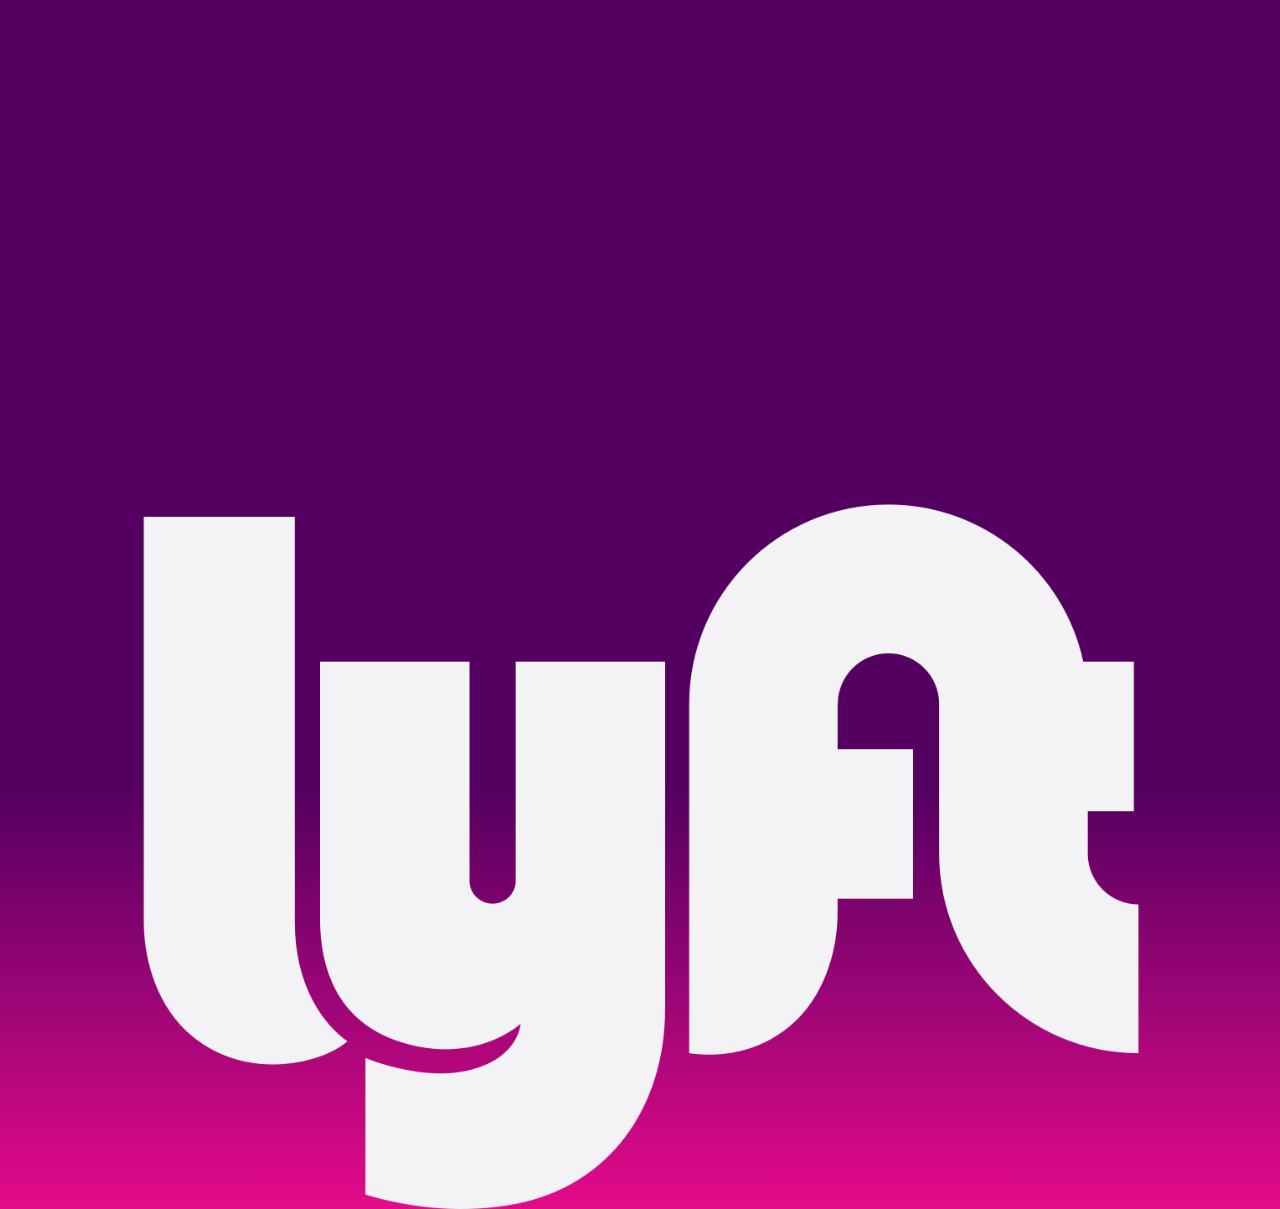
<file: index.html>
<!DOCTYPE html>
<html lang="en">
<head>
    <meta charset="UTF-8">
    <meta name="viewport" content="width=device-width, initial-scale=1.0">
    <meta http-equiv="X-UA-Compatible" content="ie=edge">
    <link rel="stylesheet" href="vendors/Bootstrap/css/bootstrap.min.css">
    <link href="https://fonts.googleapis.com/css?family=Raleway:400,500,700,900" rel="stylesheet">
    <link rel="stylesheet" href="css/main.css">
    <title>lyft</title>

</head>
<body class="start">
    <div class="container-fluid">
        <div class="row">
            <div class="col-xs-12 lya">
                <img src="assets/imagenes/logo-white.png" alt="logo-white">
             </div>
        </div>
    </div>
  
   

    <script src="vendors/jquery/jquery-3.2.1.min.js"></script>
    <script src="js/app.js"></script>
</body>
</html>
</file>
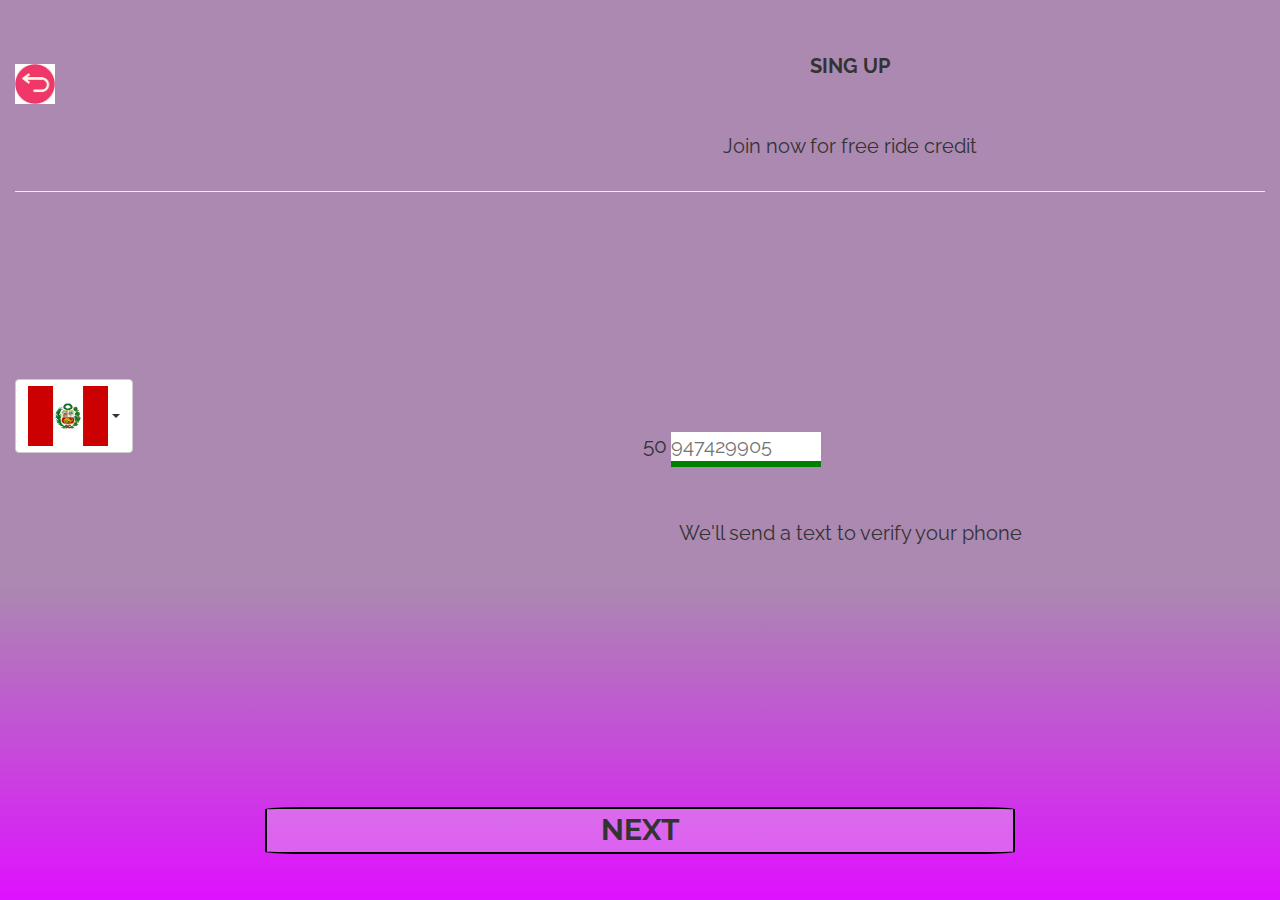
<file: views/country.html>
<!DOCTYPE html>
<html lang="en">
<head>
    <meta charset="UTF-8">
    <meta name="viewport" content="width=device-width, initial-scale=1.0">
    <meta http-equiv="X-UA-Compatible" content="ie=edge">
    <link rel="stylesheet" href="../vendors/Bootstrap/css/bootstrap.min.css">
    <link href="https://fonts.googleapis.com/css?family=Raleway:400,500,700,900" rel="stylesheet">
    <link rel="stylesheet" href="../css/main.css">
    <title>Country</title>
</head>
<body>
    <div class="container-fluid purple">
        <div class="row">
            <div class="col-xs-2">
             <a href="../views/sign-up.html"><img src="../assets/imagenes/atras.jpg" alt="atras" class="size-icons"></a>
            </div>
            <div class="col-xs-10">
                <p class="text-center size-p"> <strong> SING UP </strong> </p>
                <p class="text-center size-p">Join now for free ride credit</p>
            </div>           
        </div>
        <hr>
        <div class="row margin-section">
            <div class="col-xs-2">              
                <div class="dropdown">                     
                    <button class="btn btn-default dropdown-toggle" type="button" id="dropdownMenu1" data-toggle="dropdown" aria-expanded="true" >
                       <img src="../assets/imagenes/peru.jpg" alt="peru" class="size-image" id="flag-peru">                       
                       <span class="caret"></span>
                    </button>

                    <ul class="dropdown-menu" aria-labelledby="dropdownMenu1" role="menu">
                        <li class="margin-lag"> <img src="../assets/imagenes/argentina.jpg" alt="argentina" class="size-image" id="flag-argentina"> </li>
                        <li class="margin-lag"> <img src="../assets/imagenes/brasil.jpg" alt="brasil" class="size-image" id="flag-brasil"> </li>
                        <li class="margin-lag"> <img src="../assets/imagenes/ecuador.jpg" alt="ecuador" class="size-image" id="flag-ecuador"> </li>
                    </ul>
                </div>
            </div>
           <div class="col-xs-10" >
               <div class="margin-input">
                 <span id="postal">50</span>
                 <input type="number" name="phone" id="phone" placeholder="947429905">
               </div>               
                <p class="text-center size-p">We'll send a text to verify your phone</p>
           </div>
        </div>
        <div class="row margin-section">
            <div class="col-xs-12">
                <button type="reset"  class="size-button center-block" disabled id="next-page"> <strong>NEXT</strong></button>
            </div>
       </div>
    </div>
    


    



    <script src="../vendors/jquery/jquery-3.2.1.min.js"></script>
    <script src="../vendors/Bootstrap/js/bootstrap.min.js"></script>
    <script src="../js/contry.js"></script>
</body>
</html>
</file>
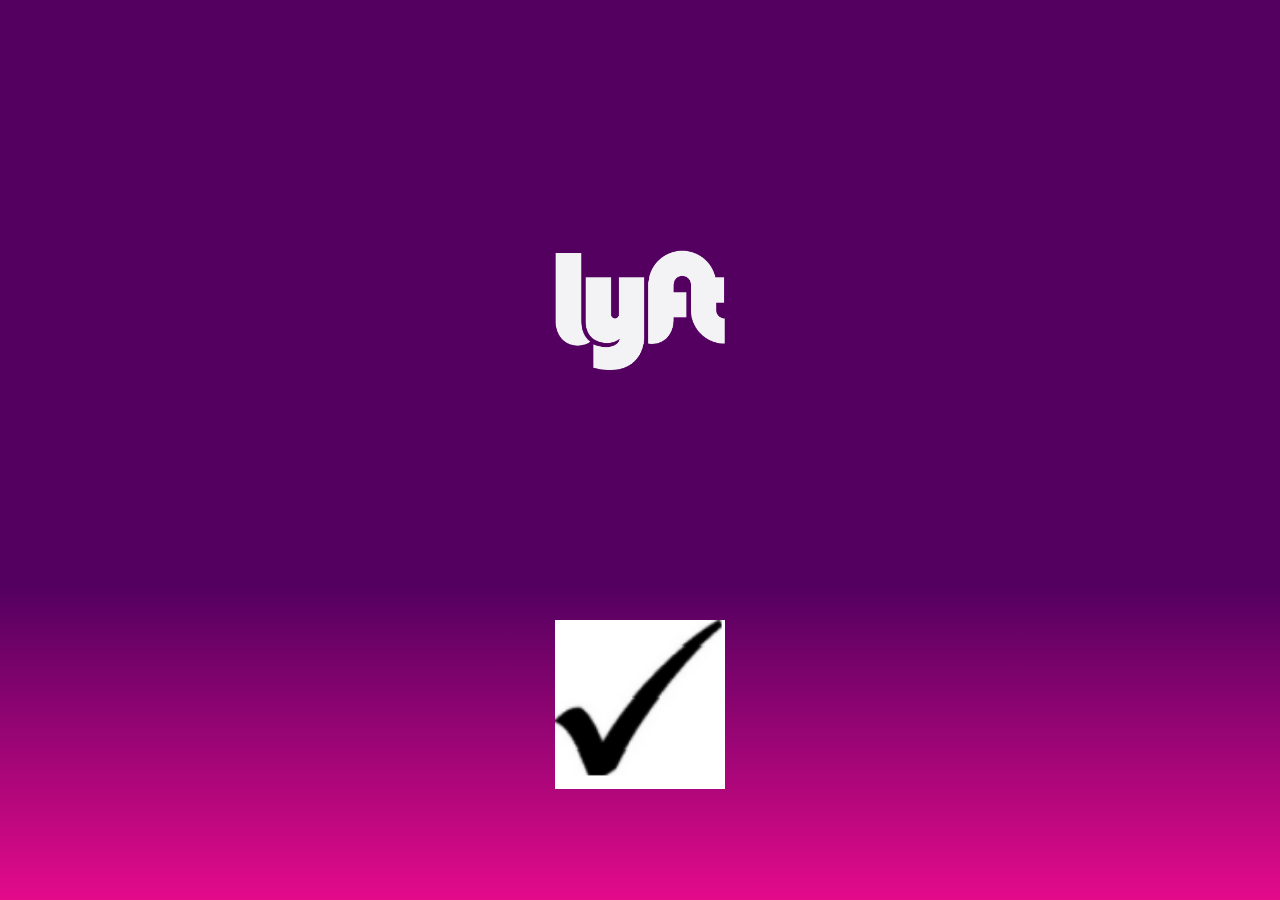
<file: views/end-up.html>
<!DOCTYPE html>
<html lang="en">
<head>
    <meta charset="UTF-8">
    <meta name="viewport" content="width=device-width, initial-scale=1.0">
    <meta http-equiv="X-UA-Compatible" content="ie=edge">
    <link rel="stylesheet" href="../vendors/Bootstrap/css/bootstrap.min.css">
    <link href="https://fonts.googleapis.com/css?family=Raleway:400,500,700,900" rel="stylesheet">
    <link rel="stylesheet" href="../css/main.css">
    <title>end-up</title>
</head>
<body class="end-background">
    <div class="container-fluid">
        <div class="row">
            <div class="col-xs-12">
                <img src="../assets/imagenes/logo-white.png" alt="logo-white" class="center-block end-img">
            </div>
        </div>
        <div class="row">
            <div class="col-xs-12">
                <img src="../assets/imagenes/check.png" alt="check" class="center-block end-img">
            </div>
        </div>
    </div>


    <script src="../vendors/jquery/jquery-3.2.1.min.js"></script>
  
    
</body>
</html>
</file>
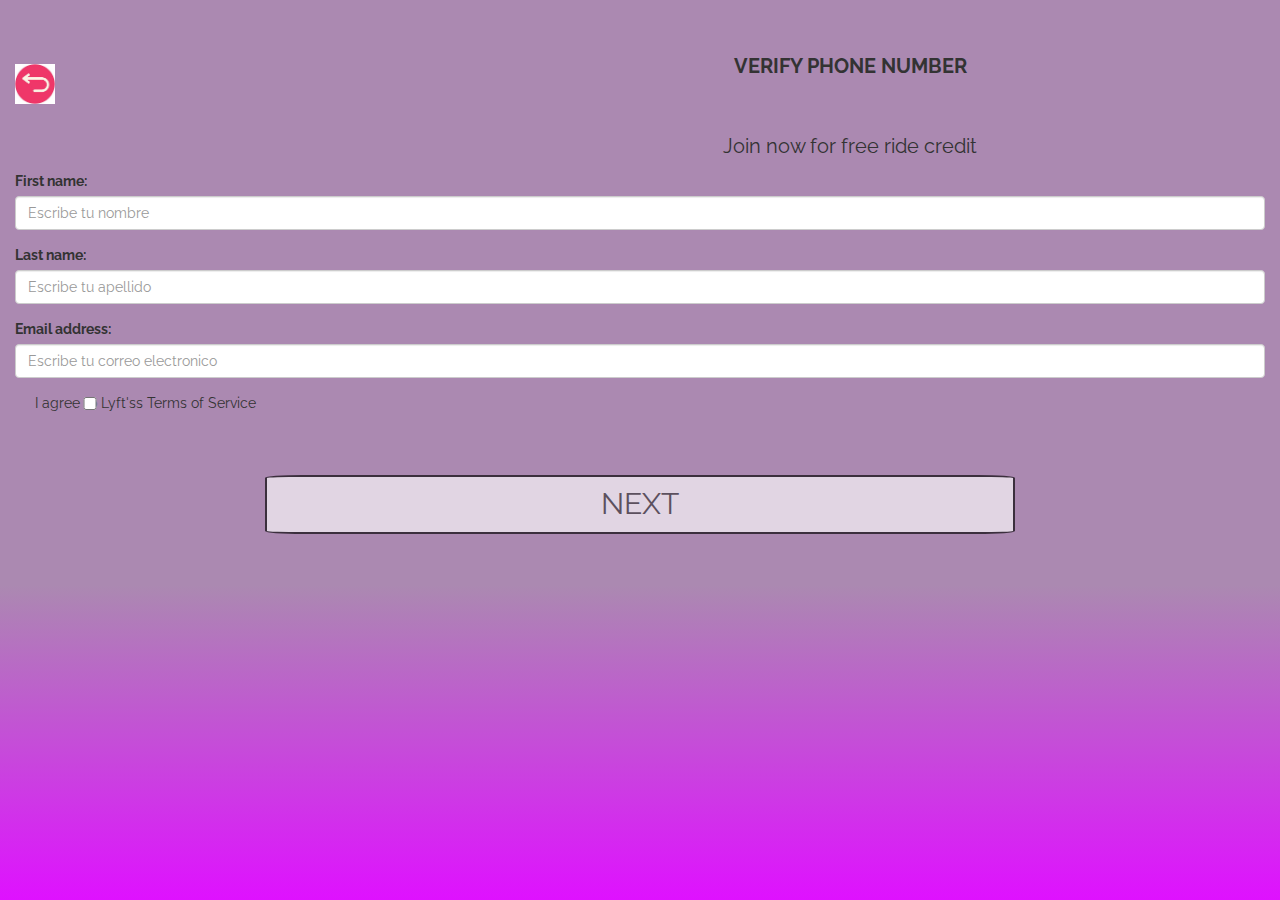
<file: views/form.html>
<!DOCTYPE html>
<html lang="en">
<head>
    <meta charset="UTF-8">
    <meta name="viewport" content="width=device-width, initial-scale=1.0">
    <meta http-equiv="X-UA-Compatible" content="ie=edge">
    <link rel="stylesheet" href="../vendors/Bootstrap/css/bootstrap.min.css">
    <link href="https://fonts.googleapis.com/css?family=Raleway:400,500,700,900" rel="stylesheet">
    <link rel="stylesheet" href="../css/main.css">
    <title>Form</title>
</head>
<body>
    <div class="container-fluid purple">
        <div class="row">
            <div class="col-xs-2">
                <a href="../views/verify-number.html">
                    <img src="../assets/imagenes/atras.jpg" alt="atras" class="size-icons">
                </a>
            </div>
            <div class="col-xs-10">
                <p class="text-center size-p"> <strong>VERIFY PHONE NUMBER</strong></p>
                <p class="text-center size-p">Join now for free ride credit</p>
            </div>
        </div>
        <div class="row">
            <div class="col-xs-12">
                <form action="/action_page.php">
                    <div class="form-group">
                        <label for="First-name">First name:</label>
                        <div id="msj1"></div>
                        <input type="text" class="form-control" id="first-name" placeholder="Escribe tu nombre">
                        
                    </div>
                    <div class="form-group">
                        <label for="Last-name">Last name:</label>
                        <div id="msj2"></div>
                        <input type="text" class="form-control" id="last-name" placeholder="Escribe tu apellido">
                    </div>
                    <div class="form-group">
                        <label for="email">Email address:</label>
                        <div id="msj3"></div>
                        <input type="email" class="form-control" id="email" placeholder="Escribe tu correo electronico">
                    </div>
                    <div class="checkbox">
                        <div id="msj4"></div>
                        <label ><input type="checkbox" id="check"> I agree to Lyft'ss Terms of Service </label>
                    </div>
                    <button type="submit" class="btn btn-default size-button center-block" disabled id="button-form">NEXT</button>
                </form>
            </div>
        </div>
        
    </div>

    



    <script src="../vendors/jquery/jquery-3.2.1.min.js"></script>
    <script src="../js/form.js"></script>
</body>
</html>
</file>
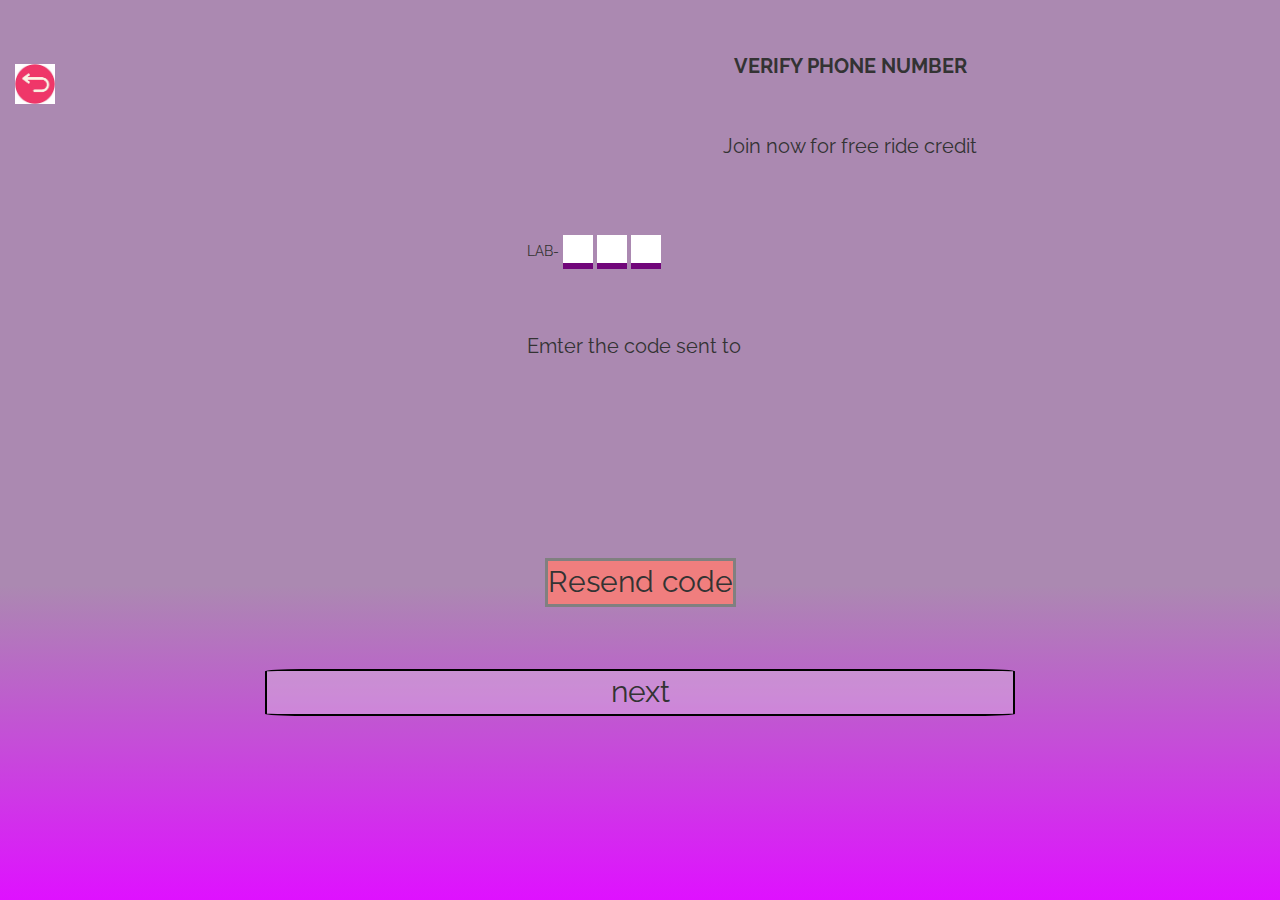
<file: views/verify-number.html>
<!DOCTYPE html>
<html lang="en">
<head>
    <meta charset="UTF-8">
    <meta name="viewport" content="width=device-width, initial-scale=1.0">
    <meta http-equiv="X-UA-Compatible" content="ie=edge">
    <link rel="stylesheet" href="../vendors/Bootstrap/css/bootstrap.min.css">
    <link href="https://fonts.googleapis.com/css?family=Raleway:400,500,700,900" rel="stylesheet">
    <link rel="stylesheet" href="../css/main.css">
    <title>Verify-number</title>
</head>
<body>
    <div class="container-fluid purple">
        <div class="row">
            <div class="col-xs-2">
                <a href="../views/country.html">
                    <img src="../assets/imagenes/atras.jpg" alt="atras" class="size-icons">
                </a>
            </div>
            <div class="col-xs-10">
                <p class="text-center size-p" > <strong> VERIFY PHONE NUMBER </strong></p>
                <p class="text-center size-p" >Join now for free ride credit</p>
            </div>
        </div>
        <div class="row">             
            <div class="col-xs-12 margin-input">
                 <span >LAB-</span>
                 <input type="number" name="inpu1" id="input1" class="input-number ">
                 <input type="number" name="inpu2" id="input2" class="input-number ">
                 <input type="number" name="inpu3" id="input3" class="input-number">
                 <p class="size-p margin-p"> Emter the code sent to </p>
            </div>           
           
        </div>
        <div class="row">
            <div class="col-xs-12">
                <button id="resend-code" class="center-block margin-button">Resend code</button>
            </div>
        </div>
        <div class="row">
            <div class="col-xs-12">
                <button type="reset" class="size-button center-block" disabled id="verify-nex">next</button>
            </div>
        </div>
    </div>
    








    <script src="../vendors/jquery/jquery-3.2.1.min.js"></script>
    <script src="../js/verify-num.js"></script>
</body>
</html>
</file>
<file: css/main.css>
*{
  font-family: 'Raleway', sans-serif;
  padding: 0;
  margin: 0;
  box-sizing: border-box;
}

/* Estilos para la primera pantalla */

.start{
  background: linear-gradient( rgb(83, 0, 96) 65%, rgb(228, 10, 138));
  height: 100vh;
}

.lya {
    display: flex;
    flex-direction: column;
    justify-content: center;
    }

.lya img{
 width: 80%; 
 margin-left: auto;
 margin-right: auto;
 margin-top: 40%; 
}

/* Estilos para la ventana sign up */
.sign-up{
  background: url('../assets/imagenes/edificio.jpg');
  background-repeat: no-repeat;
  background-position: center;
  background-size: cover;
  height: 100vh;
}

.logo-white img{
  width: 30%;
  height: 40%;
  display: block; 
  margin-left: auto;
  margin-right: auto;
 }

.logo-pink img{
  width: 50%;
  height: 50%;
  display: block; 
  margin-left: auto;
  margin-right: auto;
}
.margin-row{
  margin-top:25%;
}

.font{
  font-size: 30px;
}

/* Estilos para la ventana Contry */

.purple{
 background: linear-gradient( rgb(171, 137, 177) 65%, rgb(223, 17, 255));
 height: 100vh;
}
.size-icons{
  width: 40px;
  margin-top: 35%;
}
.size-image{
  width: 80px;
 
}

.size-p{
  font-size: 20px;
  margin-top: 5%;
  margin-left:20%;
}

.margin-input{
  margin-left: 32%;
}
.margin-section{
  margin-top: 15%;
}
.size-button{
  width:60%;
  border: 2px solid black;
  border-radius:5%;
  margin-top: 5%;
  font-size:30px; 
}
.margin-lag{
  margin-bottom: 10%;
}
.color-disabled{
  background-color: #CDCDCE;
}
.color-enabled{
  background-color: yellow;
}
#postal {
  font-size: 1.5em;
}
input {
	width: 150px;
  font-size: 20px;
  border:none;
  border-bottom: 6px solid green;
  outline: none;
  
}
/* Estilos para la ventana verify-num */

.input-number {
	width: 30px;
  font-size: 20px;
  border:none;
  border-bottom: 6px solid rgb(113, 6, 122);
  outline: none;  
}
.margin-p{
  margin-left: 0%;
}
/* Codigo para desaparecer los botones de un input tipo number */
input[type=number]::-webkit-inner-spin-button, 
input[type=number]::-webkit-outer-spin-button { 
  -webkit-appearance: none; 
  margin: 0; 
}
input[type=number] { -moz-appearance:textfield; }

.margin-input{
  margin-left: 40%;
  margin-top: 5%; 
}
.margin-button{
  margin-top: 15%;
  border: 3px solid gray;
  font-size: 30px;
  background: rgb(240, 126, 126);
}

/* Estilos para la ventana form*/
#msj1 , #msj2 , #msj3 , #msj4 {
background-color:aqua;
font-size: 15px;
color: black;
}

/* Estilos para la ventana end-up */
.end-img{
  width: 170px;
  margin-top: 20%;
}

.end-background{
  background: linear-gradient( rgb(83, 0, 96) 65%, rgb(228, 10, 138));
  height: 100vh;
}
</file>
